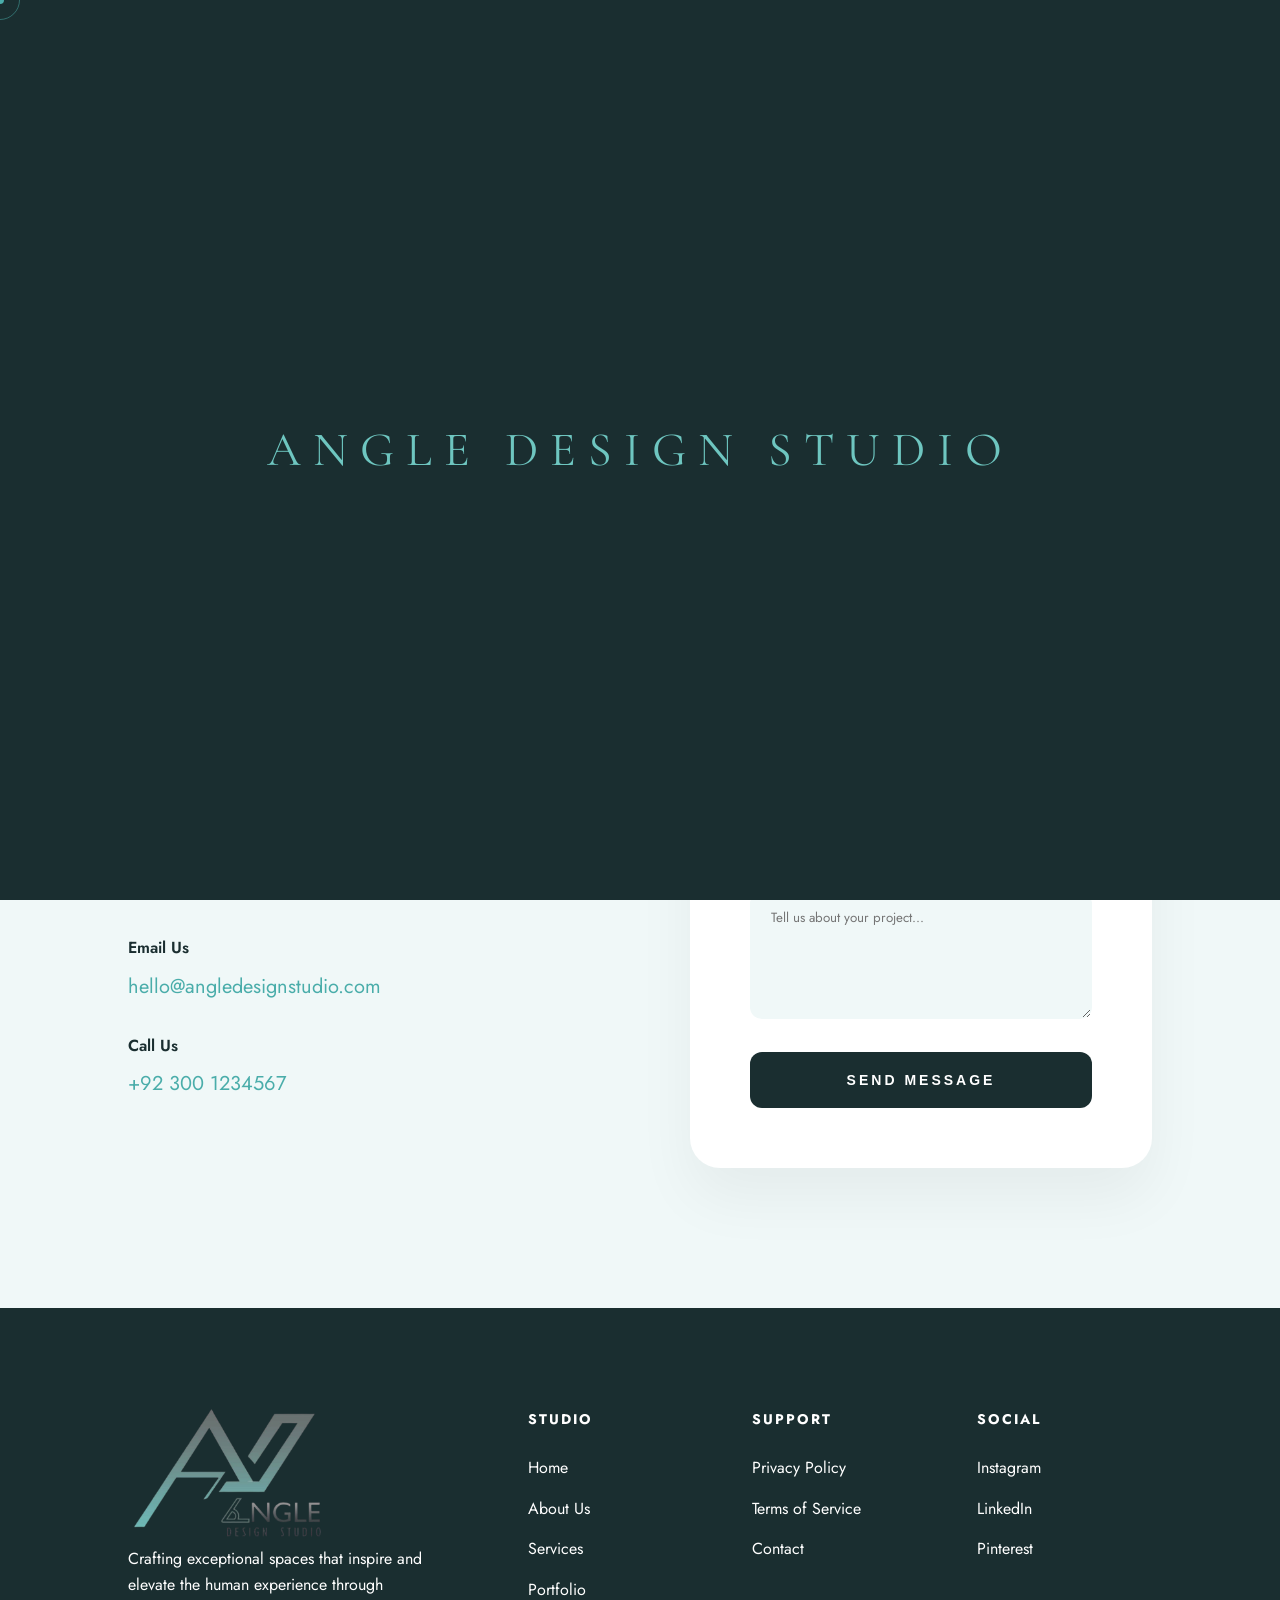
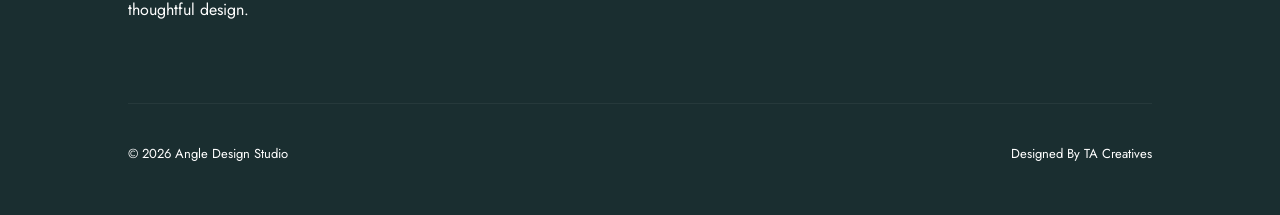
<file: contact-us.html>
<!DOCTYPE html>
<html lang="en">
<head>
  <meta charset="UTF-8">
  <meta name="viewport" content="width=device-width, initial-scale=1.0">
  <title>Angle Design Studio | Premium Interior Design</title>
  <link
    href="https://fonts.googleapis.com/css2?family=Cormorant+Garamond:ital,wght@0,300;0,400;0,600;1,300;1,400&family=Jost:wght@200;300;400;500;600&display=swap"
    rel="stylesheet">
    <link rel="stylesheet" href="./css/style.css"> 
</head>
<body>
  <div class="cursor" id="cursor"></div>
  <div class="cursor-follower" id="follower"></div>
  <div class="loader" id="loader">
    <div class="loader-content">
      <div class="loader-text">Angle Design Studio</div>
    </div>
  </div>

  <!-- NAVBAR -->
  <nav id="navbar">
    <a href="#" class="logo"><img src="./img/angledesignstudio.jpg" alt=""></a>
    <ul class="nav-links">
      <li><a href="./index.html">Home</a></li>
      <li><a href="./about-us.html">About Us</a></li>
      <li><a href="./services.html">Services</a></li>
      <li><a href="./portfolio.html">Portfolio</a></li>
      <li><a href="./contact-us.html" class="nav-cta">Get in Touch</a></li>
    </ul>
  </nav>

   <section class="about-us-main" id="home">
    <div class="container">
        <div class="inner">
            <h2>Contact Us</h2>
        </div>
    </div>
  </section>

  <!-- CONTACT -->
  <section id="contact">
    <div class="contact-container">
      <div class="contact-info reveal">
        <span class="section-label">Get in Touch</span>
        <h2 class="section-title">Let's Create Your <em>Dream</em> Space Together</h2>
        <p style="margin: 30px 0; color: var(--light-text); font-size: 18px;">Ready to transform your environment? Our
          team is here to bring your vision to life with precision and passion.</p>
        <div style="margin-top: 40px;">
          <p style="font-weight: 600; margin-bottom: 10px;">Email Us</p>
          <p style="color: var(--teal); font-size: 20px;">hello@angledesignstudio.com</p>
        </div>
        <div style="margin-top: 30px;">
          <p style="font-weight: 600; margin-bottom: 10px;">Call Us</p>
          <p style="color: var(--teal); font-size: 20px;">+92 300 1234567</p>
        </div>
      </div>
      <div class="contact-form reveal">
        <form id="mainContactForm">
          <div class="form-group">
            <label>Full Name</label>
            <input type="text" placeholder="Mustafa" required>
          </div>
          <div class="form-group">
            <label>Email Address</label>
            <input type="email" placeholder="mustafa@example.com" required>
          </div>
          <div class="form-group">
            <label>Project Type</label>
            <input type="text" placeholder="Residential, Commercial, etc.">
          </div>
          <div class="form-group">
            <label>Message</label>
            <textarea rows="5" placeholder="Tell us about your project..."></textarea>
          </div>
          <button type="submit" class="submit-btn">Send Message</button>
        </form>
      </div>
    </div>
  </section>

  <!-- FOOTER -->
  <footer>
    <div class="footer-grid">
      <div class="footer-about">
        <a href="#" class="footer-logo"><img src="./img/angledesignstudio.jpg" alt=""></a>
        <p class="footer-desc">Crafting exceptional spaces that inspire and elevate the human experience through
          thoughtful design.</p>
      </div>
      <div class="footer-links">
        <h5>Studio</h5>
        <ul>
          <li><a href="#home">Home</a></li>
          <li><a href="#about">About Us</a></li>
          <li><a href="#services">Services</a></li>
          <li><a href="#portfolio">Portfolio</a></li>
        </ul>
      </div>
      <div class="footer-links">
        <h5>Support</h5>
        <ul>
          <li><a href="#">Privacy Policy</a></li>
          <li><a href="#">Terms of Service</a></li>
          <li><a href="#contact">Contact</a></li>
        </ul>
      </div>
      <div class="footer-links">
        <h5>Social</h5>
        <ul>
          <li><a href="#">Instagram</a></li>
          <li><a href="#">LinkedIn</a></li>
          <li><a href="#">Pinterest</a></li>
        </ul>
      </div>
    </div>
    <div class="footer-bottom">
       <p>&copy; 2026 Angle Design Studio</p>
      <p>Designed By TA Creatives</p>
    </div>
  </footer>
 
<script src="./java/script.js"></script>

</body>

</html>
</file>
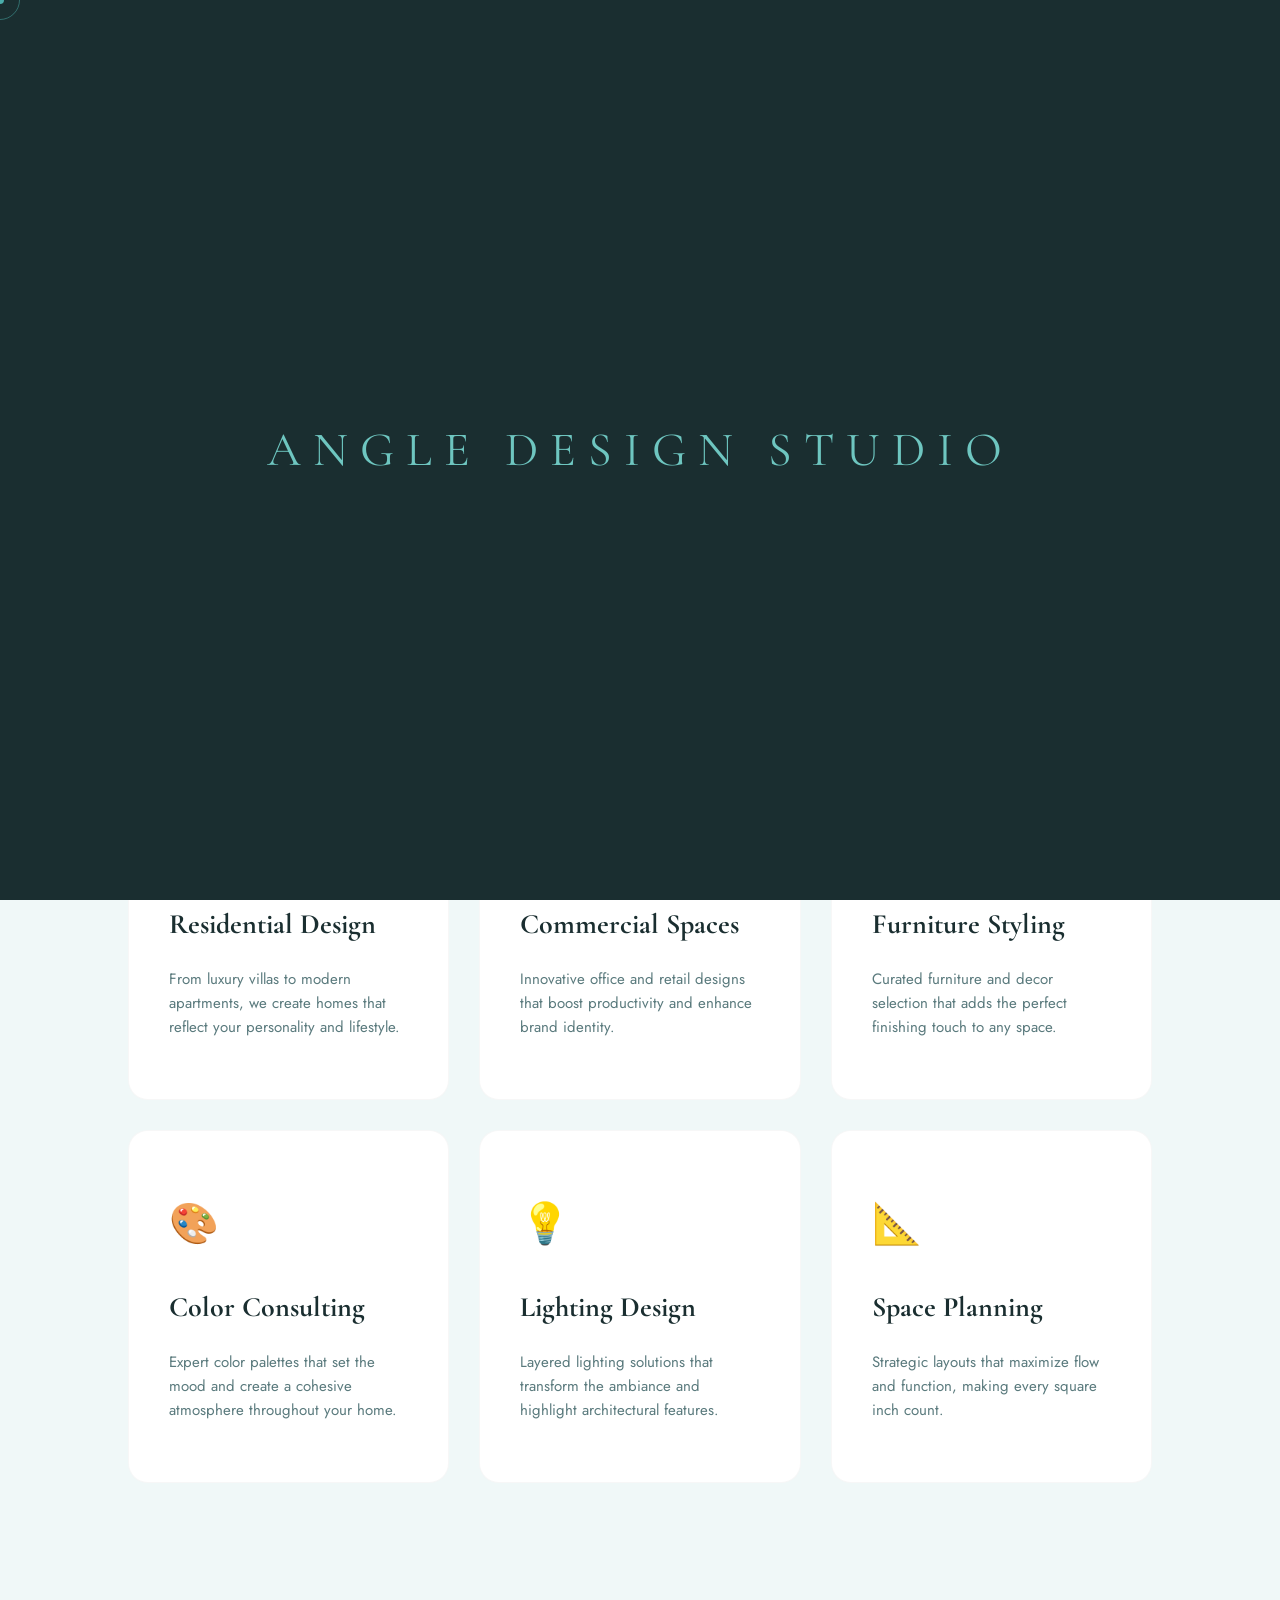
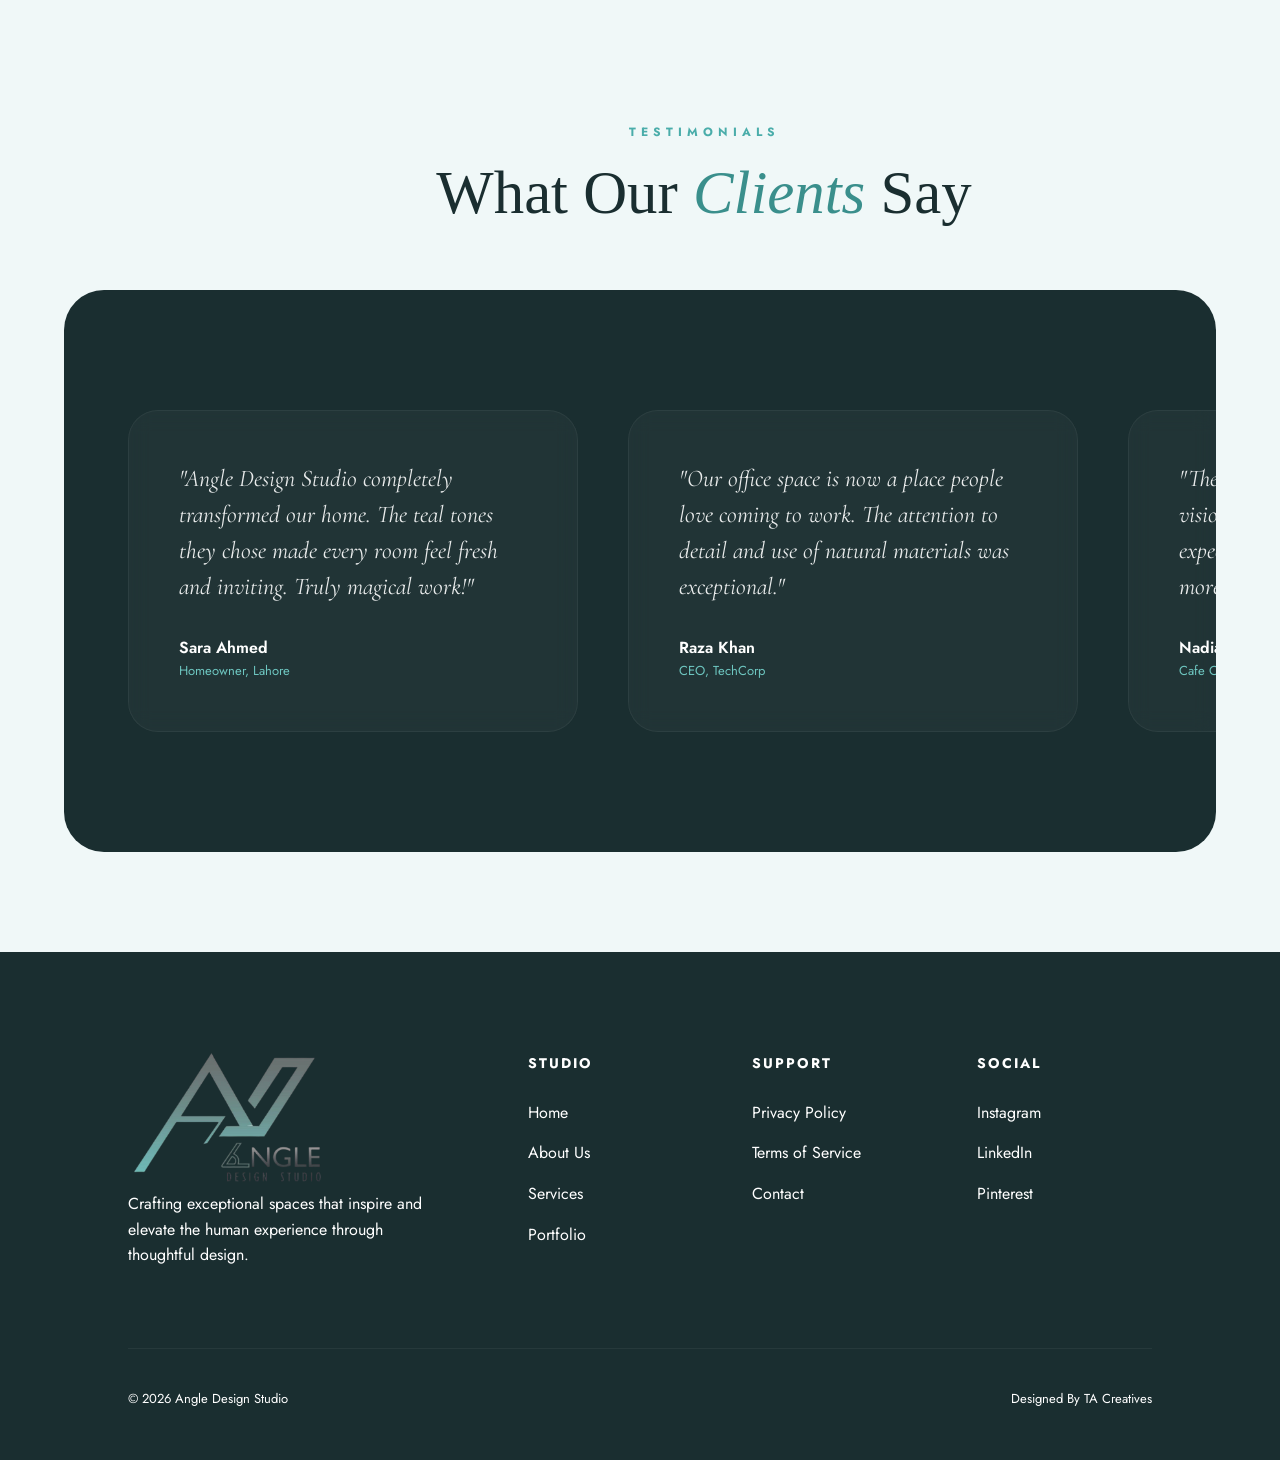
<file: services.html>
<!DOCTYPE html>
<html lang="en">
<head>
  <meta charset="UTF-8">
  <meta name="viewport" content="width=device-width, initial-scale=1.0">
  <title>Angle Design Studio | Premium Interior Design</title>
  <link
    href="https://fonts.googleapis.com/css2?family=Cormorant+Garamond:ital,wght@0,300;0,400;0,600;1,300;1,400&family=Jost:wght@200;300;400;500;600&display=swap"
    rel="stylesheet">
  <link rel="stylesheet" href="./css/style.css">
</head>
<body>
  <div class="cursor" id="cursor"></div>
  <div class="cursor-follower" id="follower"></div>
  <div class="loader" id="loader">
    <div class="loader-content">
      <div class="loader-text">Angle Design Studio</div>
    </div>
  </div>

  <!-- NAVBAR -->
   <nav id="navbar">
    <a href="#" class="logo"><img src="./img/angledesignstudio.jpg" alt=""></a>
    <ul class="nav-links">
      <li><a href="./index.html">Home</a></li>
      <li><a href="./about-us.html">About Us</a></li>
      <li><a href="./services.html">Services</a></li>
      <li><a href="./portfolio.html">Portfolio</a></li>
      <li><a href="./contact-us.html" class="nav-cta">Get in Touch</a></li>
    </ul>
  </nav>

  <!-- HERO -->
  <section class="about-us-main" id="home">
    <div class="container">
        <div class="inner">
            <h2>Services</h2>
        </div>
    </div>
  </section>

  <!-- SERVICES -->
  <section id="services">
    <div class="section-header reveal">
      <span class="section-label">Our Expertise</span>
      <h2 class="section-title">Design Services <em>Tailored</em> to You</h2>
    </div>
    <div class="services-grid">
      <div class="service-card reveal">
        <div class="service-content">
          <span class="service-icon">🏠</span>
          <h3 class="service-name">Residential Design</h3>
          <p class="service-desc">From luxury villas to modern apartments, we create homes that reflect your personality
            and lifestyle.</p>
        </div>
      </div>
      <div class="service-card reveal" style="transition-delay: 0.1s;">
        <div class="service-content">
          <span class="service-icon">🏢</span>
          <h3 class="service-name">Commercial Spaces</h3>
          <p class="service-desc">Innovative office and retail designs that boost productivity and enhance brand
            identity.</p>
        </div>
      </div>
      <div class="service-card reveal" style="transition-delay: 0.2s;">
        <div class="service-content">
          <span class="service-icon">✨</span>
          <h3 class="service-name">Furniture Styling</h3>
          <p class="service-desc">Curated furniture and decor selection that adds the perfect finishing touch to any
            space.</p>
        </div>
      </div>
      <div class="service-card reveal">
        <div class="service-content">
          <span class="service-icon">🎨</span>
          <h3 class="service-name">Color Consulting</h3>
          <p class="service-desc">Expert color palettes that set the mood and create a cohesive atmosphere throughout
            your home.</p>
        </div>
      </div>
      <div class="service-card reveal" style="transition-delay: 0.1s;">
        <div class="service-content">
          <span class="service-icon">💡</span>
          <h3 class="service-name">Lighting Design</h3>
          <p class="service-desc">Layered lighting solutions that transform the ambiance and highlight architectural
            features.</p>
        </div>
      </div>
      <div class="service-card reveal" style="transition-delay: 0.2s;">
        <div class="service-content">
          <span class="service-icon">📐</span>
          <h3 class="service-name">Space Planning</h3>
          <p class="service-desc">Strategic layouts that maximize flow and function, making every square inch count.</p>
        </div>
      </div>
    </div>
  </section>
 
  <!-- TESTIMONIALS -->
  <section id="testimonials" style="padding: 100px 0;">
    <div class="section-header reveal" style="padding-left: 10%; text-align: center; margin: 0 auto 60px;">
      <span class="section-label">Testimonials</span>
      <h2 class="section-title" style="color: white;">What Our <em>Clients</em> Say</h2>
    </div>
    <div class="testi-slider">
      <div class="testi-track">
        <!-- Original Cards -->
        <div class="testi-card">
          <p class="testi-quote">"Angle Design Studio completely transformed our home. The teal tones they chose made
            every room feel fresh and inviting. Truly magical work!"</p>
          <div class="testi-user">
            <div class="user-info">
              <h4>Sara Ahmed</h4>
              <p>Homeowner, Lahore</p>
            </div>
          </div>
        </div>
        <div class="testi-card">
          <p class="testi-quote">"Our office space is now a place people love coming to work. The attention to detail
            and use of natural materials was exceptional."</p>
          <div class="testi-user">
            <div class="user-info">
              <h4>Raza Khan</h4>
              <p>CEO, TechCorp</p>
            </div>
          </div>
        </div>
        <div class="testi-card">
          <p class="testi-quote">"They listened to every detail of our vision and delivered beyond expectations. Our
            café has never felt more welcoming."</p>
          <div class="testi-user">
            <div class="user-info">
              <h4>Nadia Iqbal</h4>
              <p>Cafe Owner, Karachi</p>
            </div>
          </div>
        </div>
         
        <div class="testi-card">
          <p class="testi-quote">"Angle Design Studio completely transformed our home. The teal tones they chose made
            every room feel fresh and inviting. Truly magical work!"</p>
          <div class="testi-user">
            <div class="user-info">
              <h4>Sara Ahmed</h4>
              <p>Homeowner, Lahore</p>
            </div>
          </div>
        </div>
        <div class="testi-card">
          <p class="testi-quote">"Our office space is now a place people love coming to work. The attention to detail
            and use of natural materials was exceptional."</p>
          <div class="testi-user">
            <div class="user-info">
              <h4>Raza Khan</h4>
              <p>CEO, TechCorp</p>
            </div>
          </div>
        </div>
      </div>
    </div>
  </section> 

  <!-- FOOTER -->
  <footer>
    <div class="footer-grid">
      <div class="footer-about">
        <a href="#" class="footer-logo"><img src="./img/angledesignstudio.jpg" alt=""></a>
        <p class="footer-desc">Crafting exceptional spaces that inspire and elevate the human experience through
          thoughtful design.</p>
      </div>
      <div class="footer-links">
        <h5>Studio</h5>
        <ul>
          <li><a href="#home">Home</a></li>
          <li><a href="#about">About Us</a></li>
          <li><a href="#services">Services</a></li>
          <li><a href="#portfolio">Portfolio</a></li>
        </ul>
      </div>
      <div class="footer-links">
        <h5>Support</h5>
        <ul>
          <li><a href="#">Privacy Policy</a></li>
          <li><a href="#">Terms of Service</a></li>
          <li><a href="#contact">Contact</a></li>
        </ul>
      </div>
      <div class="footer-links">
        <h5>Social</h5>
        <ul>
          <li><a href="#">Instagram</a></li>
          <li><a href="#">LinkedIn</a></li>
          <li><a href="#">Pinterest</a></li>
        </ul>
      </div>
    </div>
    <div class="footer-bottom">
       <p>&copy; 2026 Angle Design Studio</p>
      <p>Designed By TA Creatives</p>
    </div>
  </footer>
 
<script src="./java/script.js"></script>

</body>

</html>
</file>
<file: css/style.css>
:root {
     --teal-light: #6ec6c0;
     --teal: #4aadaa;
     --teal-mid: #3a8f8c;
     --teal-deep: #2a6e6b;
     --slate: #5a7a7d;
     --slate-dark: #3d5a5e;
     --dark: #1a2e30;
     --cream: #f0f8f8;
     --offwhite: #e4f0f0;
     --sand: #d6eaea;
     --text: #1a2e30;
     --light-text: #5a7a7d;
     --white: #ffffff;
     --grad: linear-gradient(135deg, #6ec6c0 0%, #4aadaa 40%, #3a8f8c 70%, #3d5a5e 100%);
     --grad-rev: linear-gradient(135deg, #3d5a5e 0%, #3a8f8c 40%, #4aadaa 70%, #6ec6c0 100%);
     --glass: rgba(255, 255, 255, 0.7);
     --glass-border: rgba(255, 255, 255, 0.3);
 }

 * {
     margin: 0;
     padding: 0;
     box-sizing: border-box;
 }

 html {
     scroll-behavior: smooth;
 }

 body {
     font-family: 'Jost', sans-serif;
     background: var(--cream);
     color: var(--text);
     overflow-x: hidden;
     line-height: 1.6;
 }

 /* CUSTOM CURSOR */
 .cursor {
     position: fixed;
     width: 8px;
     height: 8px;
     background: var(--teal);
     border-radius: 50%;
     pointer-events: none;
     z-index: 99999;
     transform: translate(-50%, -50%);
     transition: transform 0.1s ease;
 }
 .hero-card .price-chip {
     display: none !important;
 }
 .cursor-follower {
     position: fixed;
     width: 40px;
     height: 40px;
     border: 1px solid var(--teal);
     border-radius: 50%;
     pointer-events: none;
     z-index: 99998;
     transform: translate(-50%, -50%);
     transition: all 0.2s cubic-bezier(0.23, 1, 0.32, 1);
     opacity: 0.5;
 }

 /* LOADER */
 .loader {
     position: fixed;
     inset: 0;
     background: var(--dark);
     z-index: 9999;
     display: flex;
     align-items: center;
     justify-content: center;
     flex-direction: column;
     transition: transform 1s cubic-bezier(0.86, 0, 0.07, 1);
 }

 .loader.hide {
     transform: translateY(-100%);
 }

 .loader-content {
     overflow: hidden;
 }

 .loader-text {
     font-family: 'Cormorant Garamond', serif;
     font-size: clamp(1.5rem, 4vw, 3rem);
     color: var(--teal-light);
     letter-spacing: 12px;
     text-transform: uppercase;
     transform: translateY(100%);
     animation: slideUp 1s ease forwards 0.5s;
 }

 @keyframes slideUp {
     to {
         transform: translateY(0);
     }
 }

 /* NAVBAR */
 nav {
     position: fixed;
     top: 0;
     width: 100%;
     padding: 30px 5%;
     display: flex;
     justify-content: space-between;
     align-items: center;
     z-index: 1000;
     transition: all 0.5s cubic-bezier(0.4, 0, 0.2, 1);
 }

 nav.scrolled {
     padding: 15px 5%;
     background: var(--glass);
     backdrop-filter: blur(15px);
     border-bottom: 1px solid var(--glass-border);
     box-shadow: 0 10px 30px rgba(0, 0, 0, 0.03);
 }

 .logo {
     font-family: 'Cormorant Garamond', serif;
     font-size: 24px;
     font-weight: 600;
     letter-spacing: 2px;
     color: var(--dark);
     text-decoration: none;
     display: flex;
     align-items: center;
     gap: 10px;
 }

 a.logo img {
     width: 120px;
 }

 .logo span {
     color: var(--teal);
 }

 .nav-links {
     display: flex;
     gap: 40px;
     list-style: none;
 }

 .nav-links a {
     font-size: 13px;
     letter-spacing: 2px;
     text-transform: uppercase;
     color: #ffffff;
     text-decoration: none;
     font-weight: 500;
     position: relative;
     transition: color 0.3s;
 }

 nav.scrolled .nav-links a {
     color: #1a2e30;
 }

 .nav-links a::before {
     content: '';
     position: absolute;
     bottom: -5px;
     left: 0;
     width: 0;
     height: 1px;
     background: var(--teal);
     transition: width 0.3s ease;
 }

 .nav-links a:hover {
     color: var(--teal);
 }

 .nav-links a:hover::before {
     width: 100%;
 }

 .nav-cta {
     padding: 12px 25px;
     background: var(--dark);
     color: var(--white) !important;
     border-radius: 50px;
     transition: all 0.3s ease !important;
 }

 .nav-cta:hover {
     background: var(--teal);
     transform: translateY(-2px);
     box-shadow: 0 5px 15px rgba(74, 173, 170, 0.3);
 }

 /* HERO SECTION */
 #home {
     display: flex;
     align-items: center;
     position: relative;
     background: var(--dark);
     color: var(--white);
     overflow: hidden;
 }

 section.about-us-main {
     justify-content: center;
 }

 .hero-visual {
     position: absolute;
     right: 0;
     top: 0;
     width: 50%;
     height: 100%;
     z-index: 1;
 }

 .hero-img-wrapper {
     width: 100%;
     height: 100%;
     position: relative;
     overflow: hidden;
 }

 .hero-img-wrapper img {
     width: 100%;
     height: 100%;
     object-fit: cover;
     filter: brightness(0.7);
     transform: scale(1.1);
     animation: slowZoom 20s linear infinite alternate;
 }

 @keyframes slowZoom {
     to {
         transform: scale(1.3);
     }
 }

 .hero-overlay {
     position: absolute;
     inset: 0;
     background: linear-gradient(to right, var(--dark) 0%, transparent 100%);
     z-index: 2;
 }

 .hero-content {
     position: relative;
     z-index: 3;
     padding-left: 10%;
     max-width: 800px;
 }

 .hero-tag {
     display: inline-block;
     font-size: 12px;
     letter-spacing: 4px;
     text-transform: uppercase;
     color: var(--teal-light);
     margin-bottom: 20px;
     opacity: 0;
     transform: translateY(20px);
     animation: fadeUp 0.8s ease forwards 1s;
 }

 .hero-title {
     font-family: 'Cormorant Garamond', serif;
     font-size: clamp(3rem, 8vw, 6rem);
     line-height: 1.1;
     margin-bottom: 30px;
     font-weight: 300;
     opacity: 0;
     transform: translateY(30px);
     animation: fadeUp 1s ease forwards 1.2s;
 }

 .hero-title em {
     font-style: italic;
     color: var(--teal);
 }

 .hero-desc {
     font-size: 18px;
     color: rgba(255, 255, 255, 0.7);
     margin-bottom: 40px;
     max-width: 500px;
     opacity: 0;
     transform: translateY(20px);
     animation: fadeUp 0.8s ease forwards 1.4s;
 }

 .hero-btns {
     display: flex;
     gap: 20px;
     opacity: 0;
     transform: translateY(20px);
     animation: fadeUp 0.8s ease forwards 1.6s;
 }

 .about-us-main {
     background: #1a2e30;
 }

 .about-us-main .inner h2 {
     font-size: 42px;
     text-align: center;
     color: #fff;
 }

 .btn {
     padding: 18px 35px;
     font-size: 12px;
     letter-spacing: 2px;
     text-transform: uppercase;
     text-decoration: none;
     font-weight: 600;
     transition: all 0.4s cubic-bezier(0.4, 0, 0.2, 1);
     position: relative;
     overflow: hidden;
     display: inline-block;
 }

 .btn-primary {
     background: var(--teal);
     color: var(--white);
 }

 .btn-primary:hover {
     background: var(--teal-deep);
     transform: translateY(-3px);
     box-shadow: 0 10px 20px rgba(0, 0, 0, 0.2);
 }

 .btn-outline {
     border: 1px solid rgba(255, 255, 255, 0.3);
     color: var(--white);
 }

 .btn-outline:hover {
     background: var(--white);
     color: var(--dark);
     border-color: var(--white);
 }

 @keyframes fadeUp {
     to {
         opacity: 1;
         transform: translateY(0);
     }
 }

 /* SECTIONS GENERAL */
 section {
     padding: 140px 10%;
     position: relative;
 }

 .section-header {
     margin-bottom: 80px;
     max-width: 700px;
 }

 .section-label {
     font-size: 12px;
     letter-spacing: 5px;
     text-transform: uppercase;
     color: var(--teal);
     margin-bottom: 15px;
     display: block;
     font-weight: 700;
 }

 .section-title {
     font-family: serif;
     font-size: clamp(2.5rem, 5vw, 3.8rem);
     line-height: 1.2;
     color: #1a2e30 !important;
     font-weight: 300;
 }

 .section-title em {
     font-style: italic;
     color: var(--teal-mid);
 }

 /* ABOUT / OUR STORY */
 #about {
     background: var(--white);
 }

 .about-container {
     display: grid;
     grid-template-columns: 1fr 1fr;
     gap: 80px;
     align-items: center;
 }

 .about-visual {
     position: relative;
     height: 600px;
 }

 .about-img-main {
     position: absolute;
     width: 80%;
     height: 80%;
     top: 0;
     left: 0;
     border-radius: 20px;
     overflow: hidden;
     box-shadow: 0 30px 60px rgba(0, 0, 0, 0.1);
 }

 .about-img-accent {
     position: absolute;
     width: 60%;
     height: 50%;
     bottom: 0;
     right: 0;
     border-radius: 20px;
     overflow: hidden;
     border: 10px solid var(--white);
     box-shadow: 0 30px 60px rgba(0, 0, 0, 0.1);
 }

 .about-visual img {
     width: 100%;
     height: 100%;
     object-fit: cover;
 }

 .about-text {
     font-size: 18px;
     color: var(--light-text);
     margin-bottom: 30px;
 }

 .about-stats {
     display: grid;
     grid-template-columns: repeat(3, 1fr);
     gap: 30px;
     margin-top: 50px;
     padding-top: 40px;
     border-top: 1px solid rgba(0, 0, 0, 0.05);
 }

 .stat-item h3 {
     font-family: 'Cormorant Garamond', serif;
     font-size: 48px;
     color: var(--teal);
     font-weight: 300;
     line-height: 1;
 }

 .stat-item p {
     font-size: 12px;
     text-transform: uppercase;
     letter-spacing: 2px;
     color: var(--dark);
     margin-top: 10px;
     font-weight: 600;
 }

 /* SERVICES */
 .services-grid {
     display: grid;
     grid-template-columns: repeat(auto-fit, minmax(300px, 1fr));
     gap: 30px;
 }

 .service-card {
     background: var(--white);
     padding: 60px 40px;
     border-radius: 20px;
     transition: all 0.5s cubic-bezier(0.4, 0, 0.2, 1);
     position: relative;
     overflow: hidden;
     border: 1px solid rgba(0, 0, 0, 0.03);
 }

 .service-card::before {
     content: '';
     position: absolute;
     top: 0;
     left: 0;
     width: 100%;
     height: 100%;
     background: var(--grad);
     opacity: 0;
     transition: opacity 0.5s ease;
     z-index: 0;
 }

 .service-card:hover {
     transform: translateY(-15px);
     box-shadow: 0 30px 60px rgba(42, 110, 107, 0.1);
 }

 .service-card:hover::before {
     opacity: 1;
 }

 .service-content {
     position: relative;
     z-index: 1;
 }

 .service-icon {
     font-size: 40px;
     margin-bottom: 30px;
     display: block;
     transition: transform 0.5s ease;
 }

 .service-card:hover .service-icon {
     transform: scale(1.2) rotate(10deg);
 }

 .service-name {
     font-family: 'Cormorant Garamond', serif;
     font-size: 28px;
     margin-bottom: 20px;
     color: var(--dark);
     transition: color 0.5s ease;
 }

 .service-desc {
     font-size: 15px;
     color: var(--light-text);
     transition: color 0.5s ease;
 }

 .service-card:hover .service-name,
 .service-card:hover .service-desc {
     color: var(--white);
 }

 /* PORTFOLIO */
 #portfolio {
     background: var(--offwhite);
 }

 .portfolio-nav {
     display: flex;
     justify-content: space-between;
     align-items: flex-end;
     margin-bottom: 60px;
     flex-wrap: wrap;
     gap: 30px;
 }

 .filter-tabs {
     display: flex;
     gap: 15px;
     flex-wrap: wrap;
 }

 .filter-btn {
     padding: 12px 25px;
     background: transparent;
     border: 1px solid rgba(0, 0, 0, 0.1);
     border-radius: 50px;
     font-size: 12px;
     letter-spacing: 2px;
     text-transform: uppercase;
     cursor: pointer;
     transition: all 0.3s ease;
     font-family: 'Jost', sans-serif;
     font-weight: 500;
 }

 .filter-btn.active,
 .filter-btn:hover {
     background: var(--dark);
     color: var(--white);
     border-color: var(--dark);
 }

 .portfolio-grid {
     display: grid;
     grid-template-columns: repeat(auto-fill, minmax(400px, 1fr));
     gap: 30px;
 }

 .port-item {
     position: relative;
     height: 500px;
     border-radius: 20px;
     overflow: hidden;
     cursor: pointer;
     transition: all 0.5s ease;
 }

 .port-item.hidden {
     display: none;
 }

 .port-img {
     width: 100%;
     height: 100%;
     object-fit: cover;
     transition: transform 0.8s cubic-bezier(0.4, 0, 0.2, 1);
 }

 .port-item:hover .port-img {
     transform: scale(1.1);
 }

 .port-overlay {
     position: absolute;
     inset: 0;
     background: linear-gradient(to top, rgba(26, 46, 48, 0.9) 0%, transparent 70%);
     display: flex;
     flex-direction: column;
     justify-content: flex-end;
     padding: 40px;
     opacity: 0;
     transition: opacity 0.5s ease;
 }

 .port-item:hover .port-overlay {
     opacity: 1;
 }

 .port-cat {
     font-size: 12px;
     letter-spacing: 3px;
     text-transform: uppercase;
     color: var(--teal-light);
     margin-bottom: 10px;
     transform: translateY(20px);
     transition: transform 0.5s ease;
 }

 .port-name {
     font-family: 'Cormorant Garamond', serif;
     font-size: 32px;
     color: var(--white);
     font-weight: 300;
     transform: translateY(20px);
     transition: transform 0.5s ease 0.1s;
 }

 .port-item:hover .port-cat,
 .port-item:hover .port-name {
     transform: translateY(0);
 }

 /* TESTIMONIALS */
 .testi-slider {
     background: var(--dark);
     color: var(--white);
     padding: 120px 5%;
     border-radius: 40px;
     margin: 0 5%;
     position: relative;
     overflow: hidden;
 }

 .testi-track {
     display: flex;
     gap: 50px;
     animation: scrollTesti 30s linear infinite;
     width: max-content;
 }

 @keyframes scrollTesti {
     0% {
         transform: translateX(0);
     }

     100% {
         transform: translateX(-50%);
     }
 }

 .testi-card {
     width: 450px;
     padding: 50px;
     background: rgba(255, 255, 255, 0.03);
     border: 1px solid rgba(255, 255, 255, 0.05);
     border-radius: 30px;
     backdrop-filter: blur(10px);
 }

 .testi-quote {
     font-family: 'Cormorant Garamond', serif;
     font-size: 24px;
     font-style: italic;
     margin-bottom: 30px;
     line-height: 1.5;
     color: rgba(255, 255, 255, 0.9);
 }

 .testi-user {
     display: flex;
     align-items: center;
     gap: 15px;
 }

 .user-info h4 {
     font-size: 16px;
     font-weight: 600;
 }

 .user-info p {
     font-size: 13px;
     color: var(--teal-light);
 }

 /* CONTACT SECTION */
 .contact-container {
     display: grid;
     grid-template-columns: 1fr 1fr;
     gap: 100px;
     align-items: center;
 }

 .contact-form {
     background: var(--white);
     padding: 60px;
     border-radius: 30px;
     box-shadow: 0 30px 60px rgba(0, 0, 0, 0.05);
 }

 .form-group {
     margin-bottom: 25px;
 }

 .form-group label {
     display: block;
     font-size: 12px;
     text-transform: uppercase;
     letter-spacing: 2px;
     margin-bottom: 10px;
     font-weight: 600;
 }

 .form-group input,
 .form-group textarea {
     width: 100%;
     padding: 15px 20px;
     background: var(--cream);
     border: 1px solid transparent;
     border-radius: 12px;
     font-family: inherit;
     transition: all 0.3s ease;
 }

 .form-group input:focus,
 .form-group textarea:focus {
     border-color: var(--teal);
     background: var(--white);
     outline: none;
     box-shadow: 0 5px 15px rgba(74, 173, 170, 0.1);
 }

 .submit-btn {
     width: 100%;
     padding: 20px;
     background: var(--dark);
     color: var(--white);
     border: none;
     border-radius: 12px;
     font-size: 14px;
     letter-spacing: 3px;
     text-transform: uppercase;
     font-weight: 600;
     cursor: pointer;
     transition: all 0.3s ease;
 }

 .submit-btn:hover {
     background: var(--teal);
     transform: translateY(-3px);
 }

 /* FOOTER */
 footer {
     background: var(--dark);
     color: var(--white);
     padding: 100px 10% 50px;
 }

 .footer-grid {
     display: grid;
     grid-template-columns: 2fr 1fr 1fr 1fr;
     gap: 50px;
     margin-bottom: 80px;
 }

 a.footer-logo img {
     width: 200px;
 }

 .footer-desc {
     color: #fff;
     max-width: 300px;
 }

 .footer-links h5 {
     font-size: 14px;
     letter-spacing: 2px;
     text-transform: uppercase;
     margin-bottom: 25px;
 }

 .footer-links ul {
     list-style: none;
 }

 .footer-links li {
     margin-bottom: 15px;
 }

 .footer-links a {
     color: #fff;
     text-decoration: none;
     transition: color 0.3s ease;
 }

 .footer-links a:hover {
     color: var(--teal-light);
 }

 .footer-bottom {
     padding-top: 40px;
     border-top: 1px solid rgba(255, 255, 255, 0.05);
     display: flex;
     justify-content: space-between;
     color: rgb(255, 255, 255);
     font-size: 13px;
 }

 .reveal {
     opacity: 0;
     transform: translateY(40px);
     transition: all 1s cubic-bezier(0.4, 0, 0.2, 1);
 }

 .reveal.visible {
     opacity: 1;
     transform: translateY(0);
 }

 /* RESPONSIVE */
 @media (max-width: 1024px) {
     .contact-container {
         grid-template-columns: 1fr;
         gap: 60px;
     }

     .hero-visual {
         width: 100%;
         opacity: 0.4;
     }

     .hero-content {
         padding-left: 5%;
     }

     .footer-grid {
         grid-template-columns: 1fr 1fr;
     }

     .about-container {
         grid-template-columns: 1fr;
         gap: 60px;
     }
 }

 @media (max-width: 768px) {
     .nav-links {
         display: none;
     }

     .section-title {
         font-size: 2.5rem;
     }

     .portfolio-grid {
         grid-template-columns: 1fr;
     }

     .testi-card {
         width: 320px;
         padding: 30px;
     }

     .contact-form {
         padding: 30px;
     }

     .about-visual {
         height: 400px;
     }
 }
</file>
